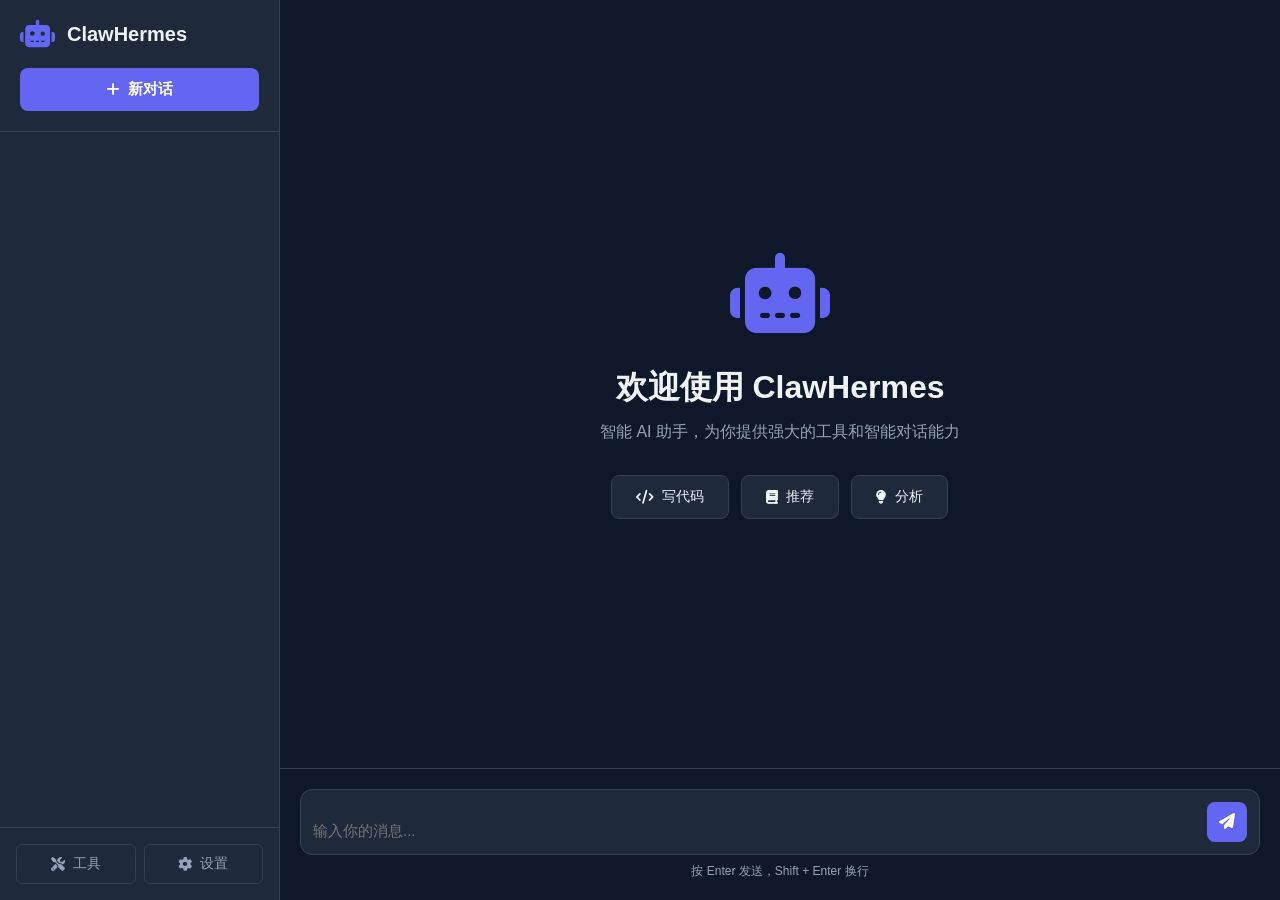
<file: web/index.html>
<!DOCTYPE html>
<html lang="zh-CN">
<head>
    <meta charset="UTF-8">
    <meta name="viewport" content="width=device-width, initial-scale=1.0">
    <title>ClawHermes - Simple Test</title>
    <link rel="stylesheet" href="css/style.css">
    <link rel="stylesheet" href="https://cdnjs.cloudflare.com/ajax/libs/font-awesome/6.4.0/css/all.min.css">
</head>
<body>
    <div class="app-container">
        <aside class="sidebar">
            <div class="sidebar-header">
                <div class="logo">
                    <i class="fas fa-robot"></i>
                    <h1>ClawHermes</h1>
                </div>
                <button class="new-chat-btn" id="newChatBtn">
                    <i class="fas fa-plus"></i>
                    <span>新对话</span>
                </button>
            </div>
            <div class="sessions-list" id="sessionsList">
            </div>
            <div class="sidebar-footer">
                <button class="tools-btn" id="toolsBtn">
                    <i class="fas fa-tools"></i>
                    <span>工具</span>
                </button>
                <button class="settings-btn" id="settingsBtn">
                    <i class="fas fa-cog"></i>
                    <span>设置</span>
                </button>
            </div>
        </aside>

        <main class="chat-container">
            <div class="welcome-screen" id="welcomeScreen">
                <div class="welcome-content">
                    <div class="welcome-logo">
                        <i class="fas fa-robot"></i>
                    </div>
                    <h2>欢迎使用 ClawHermes</h2>
                    <p>智能 AI 助手，为你提供强大的工具和智能对话能力</p>
                    <div class="quick-actions">
                        <button class="quick-action" data-prompt="帮我写一个 Python 脚本">
                            <i class="fas fa-code"></i>
                            <span>写代码</span>
                        </button>
                        <button class="quick-action" data-prompt="给我推荐几本好书">
                            <i class="fas fa-book"></i>
                            <span>推荐</span>
                        </button>
                        <button class="quick-action" data-prompt="帮我分析一下这个问题">
                            <i class="fas fa-lightbulb"></i>
                            <span>分析</span>
                        </button>
                    </div>
                </div>
            </div>

            <div class="messages-container" id="messagesContainer">
            </div>

            <div class="input-area">
                <div class="input-wrapper">
                    <textarea id="messageInput" placeholder="输入你的消息..." rows="1"></textarea>
                    <button class="stop-btn" id="stopBtn" style="display: none;">
                        <i class="fas fa-stop"></i>
                    </button>
                    <button class="send-btn" id="sendBtn">
                        <i class="fas fa-paper-plane"></i>
                    </button>
                </div>
                <div class="input-hint">
                    <span>按 Enter 发送，Shift + Enter 换行</span>
                </div>
            </div>
        </main>
    </div>

    <div class="modal-overlay" id="toolsModal">
        <div class="modal">
            <div class="modal-header">
                <h3>可用工具</h3>
                <button class="close-btn" id="closeToolsModal">
                    <i class="fas fa-times"></i>
                </button>
            </div>
            <div class="modal-body" id="toolsList">
            </div>
        </div>
    </div>

    <div class="modal-overlay" id="settingsModal">
        <div class="modal">
            <div class="modal-header">
                <h3>设置</h3>
                <button class="close-btn" id="closeSettingsModal">
                    <i class="fas fa-times"></i>
                </button>
            </div>
            <div class="modal-body">
                <div class="setting-item">
                    <label>模型</label>
                    <select id="modelSelect">
                        <option value="deepseek/deepseek-chat">DeepSeek Chat</option>
                        <option value="openai/gpt-4">GPT-4</option>
                        <option value="anthropic/claude-3-sonnet">Claude 3 Sonnet</option>
                    </select>
                </div>
                <div class="setting-item">
                    <label>工具集</label>
                    <select id="profileSelect">
                        <option value="minimal">Minimal (5个工具)</option>
                        <option value="standard" selected>Standard (9个工具)</option>
                        <option value="full">Full (35个工具)</option>
                    </select>
                </div>
                <div class="setting-item">
                    <label>API 地址</label>
                    <input type="text" id="apiUrl" value="https://clawhermes-production.up.railway.app" placeholder="https://clawhermes-production.up.railway.app">
                </div>
                <button class="save-settings-btn" id="saveSettingsBtn">保存设置</button>
            </div>
        </div>
    </div>

    <script>
document.addEventListener('DOMContentLoaded', function() {
    console.log('Page loaded');
    
    const apiBaseUrl = localStorage.getItem('apiUrl') || 'https://clawhermes-production.up.railway.app';
    let currentSessionId = null;
    let sessions = [];
    let isInitialized = false;
    let currentRequest = null;
    let isRequesting = false;
    
    const newChatBtn = document.getElementById('newChatBtn');
    const sendBtn = document.getElementById('sendBtn');
    const stopBtn = document.getElementById('stopBtn');
    const messageInput = document.getElementById('messageInput');
    const toolsBtn = document.getElementById('toolsBtn');
    const settingsBtn = document.getElementById('settingsBtn');
    const closeToolsModal = document.getElementById('closeToolsModal');
    const closeSettingsModal = document.getElementById('closeSettingsModal');
    const saveSettingsBtn = document.getElementById('saveSettingsBtn');
    const welcomeScreen = document.getElementById('welcomeScreen');
    const messagesContainer = document.getElementById('messagesContainer');
    const sessionsList = document.getElementById('sessionsList');
    
    newChatBtn.addEventListener('click', function() {
        currentSessionId = null;
        messagesContainer.innerHTML = '';
        welcomeScreen.style.display = 'flex';
        messagesContainer.classList.remove('active');
        updateSessionsList();
    });
    
    sendBtn.addEventListener('click', sendMessage);
    messageInput.addEventListener('keydown', function(e) {
        if (e.key === 'Enter' && !e.shiftKey) {
            e.preventDefault();
            sendMessage();
        }
    });
    
    stopBtn.addEventListener('click', stopMessage);
    
    document.querySelectorAll('.quick-action').forEach(function(btn) {
        btn.addEventListener('click', function() {
            const prompt = btn.dataset.prompt;
            currentSessionId = null;
            messagesContainer.innerHTML = '';
            welcomeScreen.style.display = 'none';
            messagesContainer.classList.add('active');
            sendMessage(prompt);
        });
    });
    
    toolsBtn.addEventListener('click', async function() {
        document.getElementById('toolsModal').classList.add('active');
        await loadTools();
    });
    
    closeToolsModal.addEventListener('click', function() {
        document.getElementById('toolsModal').classList.remove('active');
    });
    
    settingsBtn.addEventListener('click', function() {
        document.getElementById('modelSelect').value = localStorage.getItem('model') || 'deepseek/deepseek-chat';
        document.getElementById('profileSelect').value = localStorage.getItem('profile') || 'standard';
        document.getElementById('apiUrl').value = localStorage.getItem('apiUrl') || 'http://127.0.0.1:18789';
        document.getElementById('settingsModal').classList.add('active');
    });
    
    closeSettingsModal.addEventListener('click', function() {
        document.getElementById('settingsModal').classList.remove('active');
    });
    
    saveSettingsBtn.addEventListener('click', function() {
        localStorage.setItem('model', document.getElementById('modelSelect').value);
        localStorage.setItem('profile', document.getElementById('profileSelect').value);
        localStorage.setItem('apiUrl', document.getElementById('apiUrl').value);
        document.getElementById('settingsModal').classList.remove('active');
        alert('设置已保存！');
    });
    
    document.querySelectorAll('.modal-overlay').forEach(function(overlay) {
        overlay.addEventListener('click', function(e) {
            if (e.target === overlay) {
                overlay.classList.remove('active');
            }
        });
    });
    
    messageInput.addEventListener('input', function() {
        this.style.height = 'auto';
        this.style.height = Math.min(this.scrollHeight, 200) + 'px';
    });
    
    async function loadTools() {
        const toolsList = document.getElementById('toolsList');
        try {
            const response = await fetch(apiBaseUrl + '/tools');
            const data = await response.json();
            if (data.tools && data.tools.length > 0) {
                toolsList.innerHTML = data.tools.map(function(tool) {
                    // 处理不同的工具数据格式
                    let name = 'unknown';
                    let description = '暂无描述';
                    
                    if (typeof tool === 'string') {
                        name = tool;
                    } else if (typeof tool === 'object') {
                        name = tool.name || tool.function?.name || tool.title || 'unknown';
                        description = tool.description || tool.function?.description || tool.desc || '暂无描述';
                    }
                    
                    return '<div class="tool-item"><h4><i class="fas fa-wrench"></i> ' + name + '</h4><p>' + description + '</p></div>';
                }).join('');
            } else {
                toolsList.innerHTML = '<p style="text-align: center; color: #888;">暂无工具信息</p>';
            }
        } catch (error) {
            console.error('加载工具失败', error);
            toolsList.innerHTML = '<p style="text-align: center; color: #888;">无法加载工具列表</p>';
        }
    }
    
    function updateSessionsList() {
        sessionsList.innerHTML = '';
        sessions.forEach(function(session) {
            const item = document.createElement('div');
            item.className = 'session-item' + (session.id === currentSessionId ? ' active' : '');
            item.innerHTML = '<i class="fas fa-comment"></i><span>' + session.title + '</span>';
            sessionsList.appendChild(item);
        });
    }
    
    function addMessage(content, role) {
        const messageDiv = document.createElement('div');
        messageDiv.className = 'message ' + role;
        
        const avatar = document.createElement('div');
        avatar.className = 'message-avatar';
        avatar.innerHTML = role === 'user' ? '<i class="fas fa-user"></i>' : '<i class="fas fa-robot"></i>';
        
        const contentDiv = document.createElement('div');
        contentDiv.className = 'message-content';
        
        const bubble = document.createElement('div');
        bubble.className = 'message-bubble';
        bubble.innerHTML = content.replace(/\n/g, '<br>');
        
        contentDiv.appendChild(bubble);
        messageDiv.appendChild(avatar);
        messageDiv.appendChild(contentDiv);
        messagesContainer.appendChild(messageDiv);
        messagesContainer.scrollTop = messagesContainer.scrollHeight;
    }
    
    function showTypingIndicator() {
        const messageDiv = document.createElement('div');
        messageDiv.className = 'message assistant typing-message';
        messageDiv.innerHTML = '<div class="message-avatar"><i class="fas fa-robot"></i></div><div class="message-content"><div class="message-bubble"><div class="typing-indicator"><div class="typing-dot"></div><div class="typing-dot"></div><div class="typing-dot"></div></div></div></div>';
        messagesContainer.appendChild(messageDiv);
        messagesContainer.scrollTop = messagesContainer.scrollHeight;
        return messageDiv;
    }
    
    function removeTypingIndicator(element) {
        if (element && element.parentNode) {
            element.parentNode.removeChild(element);
        }
    }
    
    function setRequestingState(requesting) {
        isRequesting = requesting;
        if (requesting) {
            sendBtn.style.display = 'none';
            stopBtn.style.display = 'flex';
            messageInput.disabled = true;
            messageInput.style.opacity = '0.5';
        } else {
            sendBtn.style.display = 'flex';
            stopBtn.style.display = 'none';
            messageInput.disabled = false;
            messageInput.style.opacity = '1';
            currentRequest = null;
        }
    }
    
    async function sendMessage(messageText) {
        if (isRequesting) return;
        
        const message = messageText || messageInput.value.trim();
        
        if (!message) return;
        
        welcomeScreen.style.display = 'none';
        messagesContainer.classList.add('active');
        
        addMessage(message, 'user');
        
        messageInput.value = '';
        messageInput.style.height = 'auto';
        
        setRequestingState(true);
        const typingIndicator = showTypingIndicator();
        
        try {
            let responseData;
            try {
                const controller = new AbortController();
                currentRequest = controller;
                
                const response = await fetch(apiBaseUrl + '/chat', {
                    method: 'POST',
                    headers: { 'Content-Type': 'application/json' },
                    body: JSON.stringify({
                        message: message,
                        session_id: currentSessionId
                    }),
                    signal: controller.signal
                });
                
                if (!response.ok) {
                    throw new Error('HTTP ' + response.status);
                }
                
                responseData = await response.json();
                removeTypingIndicator(typingIndicator);
                addMessage(responseData.response, 'assistant');
                
                if (!currentSessionId) {
                    currentSessionId = responseData.session_id;
                    const session = {
                        id: currentSessionId,
                        title: message.substring(0, 30) + (message.length > 30 ? '...' : ''),
                        timestamp: Date.now()
                    };
                    sessions.unshift(session);
                    localStorage.setItem('clawhermes_sessions', JSON.stringify(sessions));
                    updateSessionsList();
                }
            } catch (apiError) {
                if (apiError.name === 'AbortError') {
                    removeTypingIndicator(typingIndicator);
                    addMessage('请求已停止', 'assistant');
                } else {
                    removeTypingIndicator(typingIndicator);
                    addMessage('API 连接失败，请确保 Gateway 已启动。这是一个测试回复：我收到了你的消息："' + message + '"', 'assistant');
                }
            }
        } catch (error) {
            removeTypingIndicator(typingIndicator);
            addMessage('抱歉，发生了错误：' + error.message, 'assistant');
        } finally {
            setRequestingState(false);
        }
    }
    
    function stopMessage() {
        if (currentRequest) {
            currentRequest.abort();
        }
    }
    
    const saved = localStorage.getItem('clawhermes_sessions');
    if (saved) {
        sessions = JSON.parse(saved);
        updateSessionsList();
    }
});
</script>
</body>
</html>
</file>
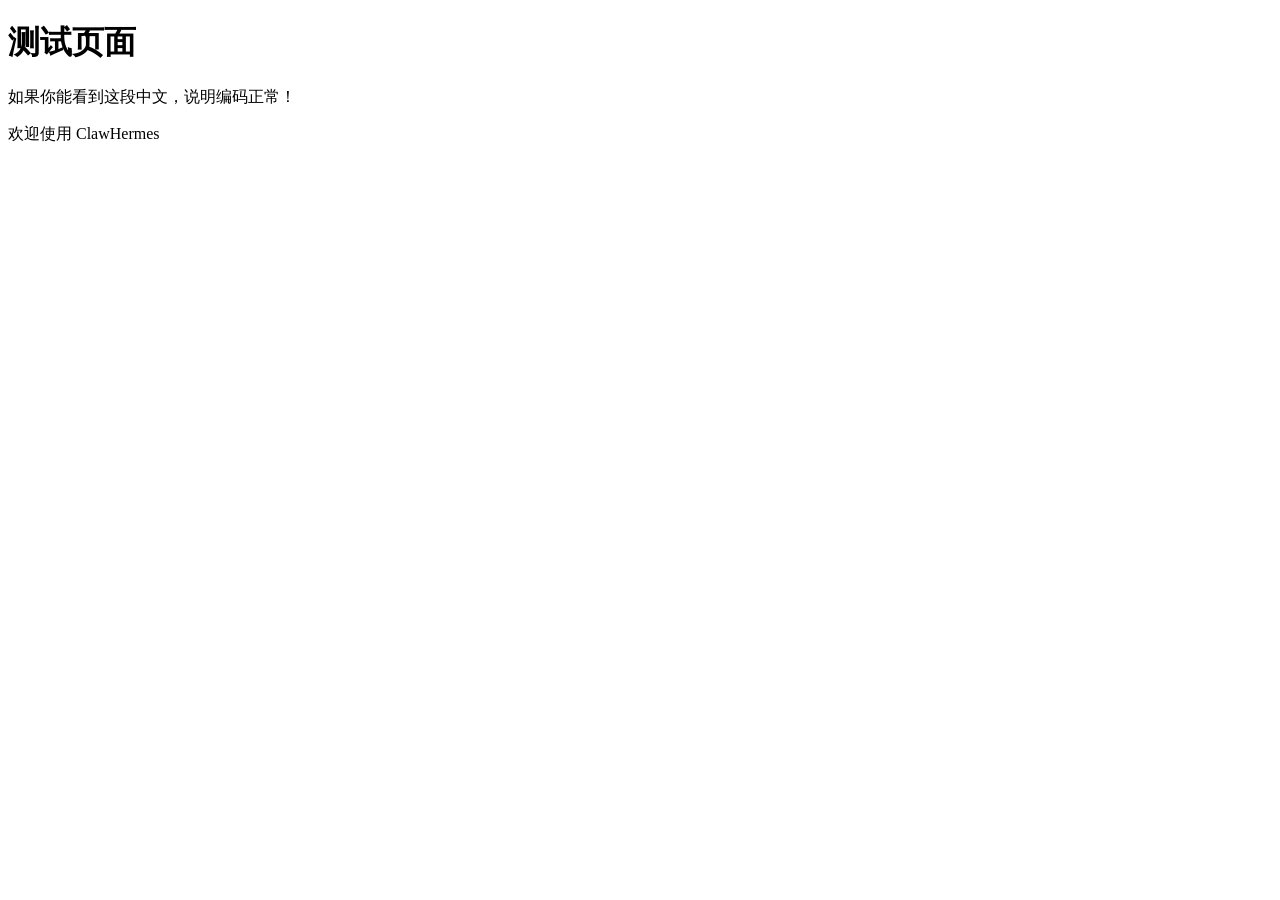
<file: web/test.html>
<!DOCTYPE html>
<html lang="zh-CN">
<head>
    <meta charset="UTF-8">
    <meta name="viewport" content="width=device-width, initial-scale=1.0">
    <title>Test</title>
</head>
<body>
    <h1>测试页面</h1>
    <p>如果你能看到这段中文，说明编码正常！</p>
    <p>欢迎使用 ClawHermes</p>
</body>
</html>
</file>
<file: web/css/style.css>
/* 全局样式重置 */
* {
    margin: 0;
    padding: 0;
    box-sizing: border-box;
}

:root {
    --primary-color: #6366f1;
    --primary-hover: #4f46e5;
    --secondary-color: #8b5cf6;
    --bg-color: #0f172a;
    --sidebar-bg: #1e293b;
    --chat-bg: #0f172a;
    --message-user-bg: #6366f1;
    --message-assistant-bg: #1e293b;
    --text-primary: #f1f5f9;
    --text-secondary: #94a3b8;
    --border-color: #334155;
    --input-bg: #1e293b;
    --success-color: #10b981;
    --error-color: #ef4444;
}

body {
    font-family: -apple-system, BlinkMacSystemFont, 'Segoe UI', Roboto, Oxygen, Ubuntu, Cantarell, sans-serif;
    background-color: var(--bg-color);
    color: var(--text-primary);
    height: 100vh;
    overflow: hidden;
}

.app-container {
    display: flex;
    height: 100vh;
}

/* 侧边栏样式 */
.sidebar {
    width: 280px;
    background-color: var(--sidebar-bg);
    border-right: 1px solid var(--border-color);
    display: flex;
    flex-direction: column;
    transition: transform 0.3s ease;
}

.sidebar-header {
    padding: 20px;
    border-bottom: 1px solid var(--border-color);
}

.logo {
    display: flex;
    align-items: center;
    gap: 12px;
    margin-bottom: 20px;
}

.logo i {
    font-size: 28px;
    color: var(--primary-color);
}

.logo h1 {
    font-size: 20px;
    font-weight: 700;
}

.new-chat-btn {
    width: 100%;
    padding: 12px;
    background-color: var(--primary-color);
    color: white;
    border: none;
    border-radius: 8px;
    cursor: pointer;
    font-size: 15px;
    font-weight: 600;
    display: flex;
    align-items: center;
    justify-content: center;
    gap: 8px;
    transition: background-color 0.2s;
}

.new-chat-btn:hover {
    background-color: var(--primary-hover);
}

.sessions-list {
    flex: 1;
    overflow-y: auto;
    padding: 12px;
}

.session-item {
    padding: 12px;
    border-radius: 8px;
    cursor: pointer;
    margin-bottom: 4px;
    transition: background-color 0.2s;
    display: flex;
    align-items: center;
    gap: 10px;
}

.session-item:hover {
    background-color: rgba(255, 255, 255, 0.05);
}

.session-item.active {
    background-color: rgba(99, 102, 241, 0.1);
    border-left: 3px solid var(--primary-color);
}

.session-item i {
    color: var(--text-secondary);
    font-size: 14px;
}

.session-item span {
    flex: 1;
    overflow: hidden;
    text-overflow: ellipsis;
    white-space: nowrap;
    font-size: 14px;
}

.sidebar-footer {
    padding: 16px;
    border-top: 1px solid var(--border-color);
    display: flex;
    gap: 8px;
}

.tools-btn, .settings-btn {
    flex: 1;
    padding: 10px;
    background: transparent;
    color: var(--text-secondary);
    border: 1px solid var(--border-color);
    border-radius: 6px;
    cursor: pointer;
    font-size: 14px;
    display: flex;
    align-items: center;
    justify-content: center;
    gap: 8px;
    transition: all 0.2s;
}

.tools-btn:hover, .settings-btn:hover {
    background-color: rgba(255, 255, 255, 0.05);
    color: var(--text-primary);
}

/* 主聊天区域 */
.chat-container {
    flex: 1;
    display: flex;
    flex-direction: column;
    position: relative;
}

.welcome-screen {
    flex: 1;
    display: flex;
    align-items: center;
    justify-content: center;
}

.welcome-content {
    text-align: center;
    max-width: 600px;
}

.welcome-logo {
    font-size: 80px;
    color: var(--primary-color);
    margin-bottom: 24px;
}

.welcome-content h2 {
    font-size: 32px;
    margin-bottom: 12px;
}

.welcome-content p {
    color: var(--text-secondary);
    font-size: 16px;
    margin-bottom: 32px;
}

.quick-actions {
    display: flex;
    gap: 12px;
    justify-content: center;
    flex-wrap: wrap;
}

.quick-action {
    padding: 12px 24px;
    background-color: var(--sidebar-bg);
    border: 1px solid var(--border-color);
    border-radius: 8px;
    color: var(--text-primary);
    cursor: pointer;
    font-size: 14px;
    display: flex;
    align-items: center;
    gap: 8px;
    transition: all 0.2s;
}

.quick-action:hover {
    border-color: var(--primary-color);
    background-color: rgba(99, 102, 241, 0.1);
}

.messages-container {
    flex: 1;
    overflow-y: auto;
    padding: 20px;
    display: none;
}

.messages-container.active {
    display: block;
}

.message {
    display: flex;
    gap: 16px;
    margin-bottom: 24px;
    animation: fadeIn 0.3s ease;
}

@keyframes fadeIn {
    from {
        opacity: 0;
        transform: translateY(10px);
    }
    to {
        opacity: 1;
        transform: translateY(0);
    }
}

.message-avatar {
    width: 40px;
    height: 40px;
    border-radius: 50%;
    display: flex;
    align-items: center;
    justify-content: center;
    flex-shrink: 0;
    font-size: 18px;
}

.message.user .message-avatar {
    background: linear-gradient(135deg, var(--primary-color), var(--secondary-color));
    order: 2;
}

.message.assistant .message-avatar {
    background-color: var(--sidebar-bg);
    border: 2px solid var(--border-color);
    color: var(--primary-color);
}

.message-content {
    flex: 1;
    max-width: 80%;
}

.message.user .message-content {
    order: 1;
}

.message.user {
    flex-direction: row-reverse;
}

.message-bubble {
    padding: 16px 20px;
    border-radius: 16px;
    line-height: 1.6;
}

.message.user .message-bubble {
    background-color: var(--message-user-bg);
    border-bottom-right-radius: 4px;
}

.message.assistant .message-bubble {
    background-color: var(--message-assistant-bg);
    border-bottom-left-radius: 4px;
    border: 1px solid var(--border-color);
}

/* Markdown 样式 */
.message-bubble h1,
.message-bubble h2,
.message-bubble h3 {
    margin: 16px 0 8px;
}

.message-bubble h1 {
    font-size: 24px;
}

.message-bubble h2 {
    font-size: 20px;
}

.message-bubble h3 {
    font-size: 18px;
}

.message-bubble p {
    margin: 8px 0;
}

.message-bubble ul,
.message-bubble ol {
    margin: 8px 0;
    padding-left: 24px;
}

.message-bubble li {
    margin: 4px 0;
}

.message-bubble code {
    background-color: rgba(0, 0, 0, 0.3);
    padding: 2px 6px;
    border-radius: 4px;
    font-family: 'Courier New', monospace;
}

.message-bubble pre {
    background-color: #0f172a;
    padding: 16px;
    border-radius: 8px;
    overflow-x: auto;
    margin: 12px 0;
}

.message-bubble pre code {
    background: transparent;
    padding: 0;
}

/* 输入区域 */
.input-area {
    padding: 20px;
    border-top: 1px solid var(--border-color);
}

.input-wrapper {
    display: flex;
    gap: 12px;
    background-color: var(--input-bg);
    border: 1px solid var(--border-color);
    border-radius: 12px;
    padding: 12px;
    align-items: flex-end;
}

.input-wrapper:focus-within {
    border-color: var(--primary-color);
}

#messageInput {
    flex: 1;
    background: transparent;
    border: none;
    color: var(--text-primary);
    font-size: 15px;
    resize: none;
    outline: none;
    font-family: inherit;
    line-height: 1.5;
    max-height: 200px;
}

.send-btn {
    width: 40px;
    height: 40px;
    background-color: var(--primary-color);
    color: white;
    border: none;
    border-radius: 8px;
    cursor: pointer;
    font-size: 16px;
    transition: background-color 0.2s;
    flex-shrink: 0;
}

.send-btn:hover {
    background-color: var(--primary-hover);
}

.send-btn:disabled {
    background-color: var(--border-color);
    cursor: not-allowed;
}

.stop-btn {
    width: 40px;
    height: 40px;
    background-color: var(--error-color);
    color: white;
    border: none;
    border-radius: 8px;
    cursor: pointer;
    font-size: 16px;
    transition: background-color 0.2s;
    flex-shrink: 0;
    display: none;
}

.stop-btn:hover {
    background-color: #dc2626;
}

.input-hint {
    margin-top: 8px;
    text-align: center;
    color: var(--text-secondary);
    font-size: 12px;
}

/* 弹窗样式 */
.modal-overlay {
    position: fixed;
    top: 0;
    left: 0;
    right: 0;
    bottom: 0;
    background-color: rgba(0, 0, 0, 0.7);
    display: none;
    align-items: center;
    justify-content: center;
    z-index: 1000;
}

.modal-overlay.active {
    display: flex;
}

.modal {
    background-color: var(--sidebar-bg);
    border-radius: 12px;
    width: 90%;
    max-width: 500px;
    max-height: 80vh;
    overflow: hidden;
    animation: slideUp 0.3s ease;
}

@keyframes slideUp {
    from {
        opacity: 0;
        transform: translateY(20px);
    }
    to {
        opacity: 1;
        transform: translateY(0);
    }
}

.modal-header {
    padding: 20px;
    border-bottom: 1px solid var(--border-color);
    display: flex;
    justify-content: space-between;
    align-items: center;
}

.modal-header h3 {
    font-size: 18px;
}

.close-btn {
    background: transparent;
    border: none;
    color: var(--text-secondary);
    font-size: 20px;
    cursor: pointer;
    padding: 4px;
    transition: color 0.2s;
}

.close-btn:hover {
    color: var(--text-primary);
}

.modal-body {
    padding: 20px;
    overflow-y: auto;
    max-height: 60vh;
}

.tool-item {
    padding: 16px;
    background-color: rgba(255, 255, 255, 0.05);
    border-radius: 8px;
    margin-bottom: 12px;
}

.tool-item h4 {
    color: var(--primary-color);
    margin-bottom: 8px;
    font-size: 15px;
}

.tool-item p {
    color: var(--text-secondary);
    font-size: 13px;
}

.setting-item {
    margin-bottom: 20px;
}

.setting-item label {
    display: block;
    margin-bottom: 8px;
    font-size: 14px;
    color: var(--text-secondary);
}

.setting-item select,
.setting-item input {
    width: 100%;
    padding: 10px 12px;
    background-color: var(--bg-color);
    border: 1px solid var(--border-color);
    border-radius: 6px;
    color: var(--text-primary);
    font-size: 14px;
    outline: none;
}

.setting-item select:focus,
.setting-item input:focus {
    border-color: var(--primary-color);
}

.save-settings-btn {
    width: 100%;
    padding: 12px;
    background-color: var(--primary-color);
    color: white;
    border: none;
    border-radius: 6px;
    cursor: pointer;
    font-size: 15px;
    font-weight: 600;
    transition: background-color 0.2s;
}

.save-settings-btn:hover {
    background-color: var(--primary-hover);
}

/* 加载动画 */
.typing-indicator {
    display: flex;
    gap: 6px;
    padding: 16px 20px;
}

.typing-dot {
    width: 8px;
    height: 8px;
    background-color: var(--text-secondary);
    border-radius: 50%;
    animation: typing 1.4s infinite;
}

.typing-dot:nth-child(2) {
    animation-delay: 0.2s;
}

.typing-dot:nth-child(3) {
    animation-delay: 0.4s;
}

@keyframes typing {
    0%, 60%, 100% {
        transform: translateY(0);
        opacity: 1;
    }
    30% {
        transform: translateY(-10px);
        opacity: 0.5;
    }
}

/* 响应式设计 */
@media (max-width: 768px) {
    .sidebar {
        position: fixed;
        left: -280px;
        top: 0;
        bottom: 0;
        z-index: 100;
    }

    .sidebar.active {
        transform: translateX(280px);
    }
}
</file>
